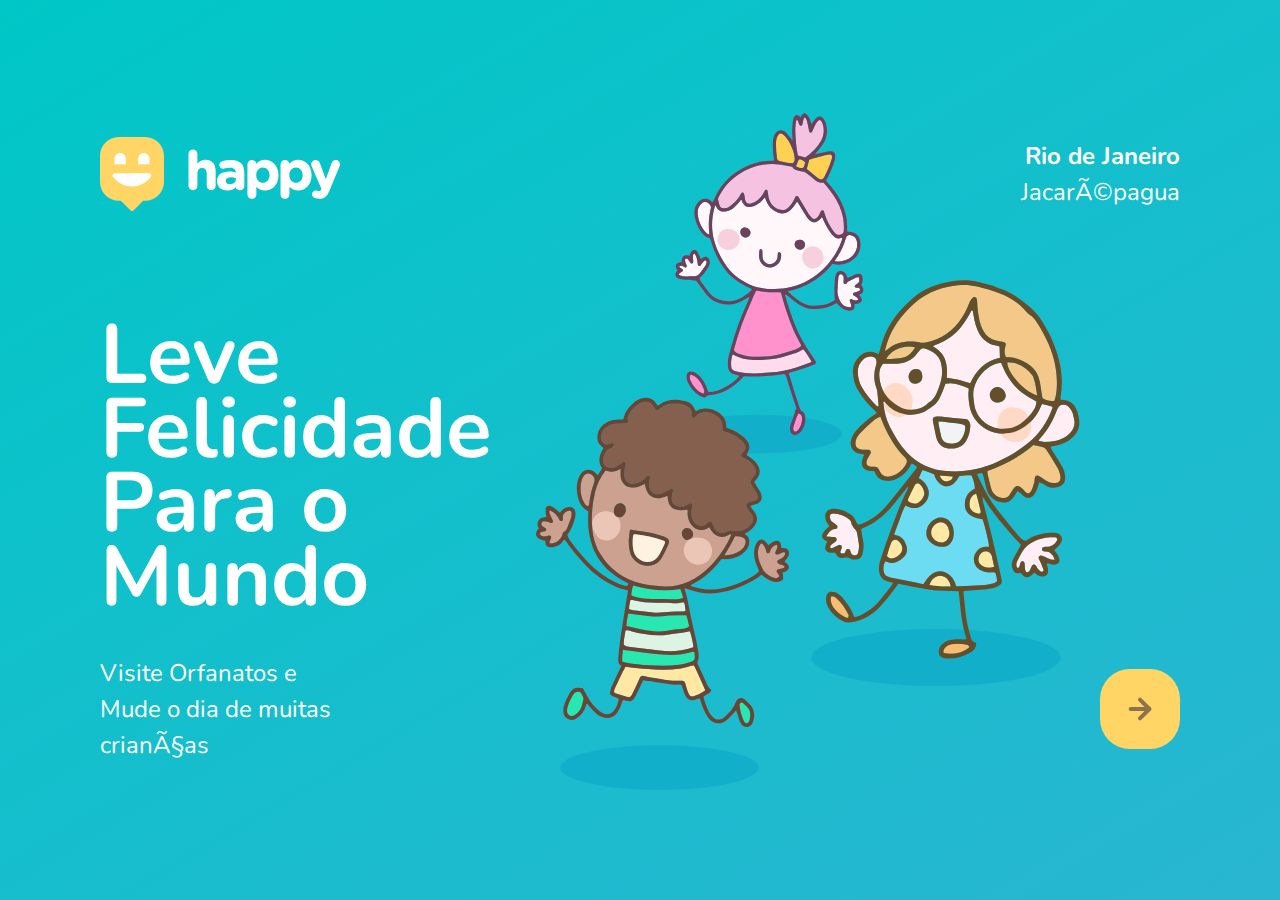
<file: index.html>
<!DOCTYPE html>
<html lang="pt-br">
    <head>
      <meta charset="UT-8">
      <meta name="viewport" content="width=device-width, initial-scale=1.0">

      <title>HapPpy</title>

      <link rel="icon" href="./imagens/icon.png">

      <link rel="stylesheet" href="./css/main.css">
      <link rel="stylesheet" href="./css/animation.css">
      <link rel="stylesheet" href="./css/page-landing.css">

      <link href="https://fonts.googleapis.com/css2?family=Nunito:wght@400;600;800&display=swap" rel="stylesheet">

    </head>
    <body>
        <div id="page-landing">
            <div id="container">
                <header>
                    <img class="animate-up" id="logo" src="./imagens/Logo.svg" alt="logo do app">
        
                    <div class="location animate-up">
                        <strong>Rio de Janeiro</strong>
                        <p>Jacarépagua</p>
                    </div>
                </header>
        
                <main>
                    <h1 class="animate-up" >Leve Felicidade Para o Mundo</h1>
        
                    <section class="visit">
                        <p class="animate-up" >Visite Orfanatos e Mude o dia de muitas crianças</p>
        
                        <a href="orfanato.html" title="Visite Orfanatos" class="animate-up">
                            <img src="./imagens/Arrow.svg" alt="ir para mapa">
                        </a>
                    </section>
                </main>
            </div>
        </div>
    </body>
</html>
</file>
<file: css/main.css>
*{
    margin: 0;
    padding: 0;
    box-sizing: border-box;
}

body {
    height: 100vh;
    color: white;
    background: #ebf2f5;

}

 :root {
     font-size: 62.5%;
 }

body, input, button, textarea {

    font: 400 1.8rem/1.5 'nunito', sans-serif;
}









#logo {
    animation-delay: 50ms;
}

.location {
    animation-delay: 100ms;
}

main h1 {
    font-size: clamp(4rem, 8vw, 8.4rem);
    animation-delay: 150ms;
}

.visit p {
    animation-delay: 200ms;
}

.visit a {
    animation-delay: 250ms;
}
</file>
<file: css/animation.css>
@keyframes up {
    from{
        opacity: 0;
        transform: translateY(16px);
    }
    to {
        opacity: 1;
        transform: translateY(0);
    }
}

@keyframes right{
    from{
       transform: translateX(-100%);
    }
    to{
       transform: translateX(0);
    }
}

@keyframes appear{
    from{
      opacity: 0;
    }
    to{
      opacity: 1;
    }
}

.animate-appear{
    animation-name: appear;
    animation-duration: 300ms;
    animation-fill-mode: backwards;
}

.animate-up {
    animation-name: up;
    animation-duration: 300ms;
    animation-fill-mode: backwards;
}

.animate-right {
    animation-name: right;
    animation-duration: 500ms;
}
</file>
<file: css/page-landing.css>
#page-landing {
    background: linear-gradient(329.54deg, #29b6d1 0%, #00c7c7 100%);

    text-align: center;

    min-height: 100vh;

    display: flex;

}

#container {
    margin: auto;

    width: min(90%, 112rem);
}

.location, h1, .visit p{
    height: 16vh;

}

.visit a {
    width: 8rem;
    height: 8rem; 
    background: #ffd666;

    border: none;
    border-radius: 3rem;
    
    display: flex;
    align-items: center;
    justify-content: center;

    margin: auto;

    transition:0.3s;
}

.visit a:hover{
    background: #96feff;
}

@media (min-width: 760px) {
    #container{
        
        padding: 5rem 2rem;
        background: url(../imagens/bg.svg) no-repeat 80% / clamp(30rem, 54vw, 56rem);
        
    }
    header {
        display: flex;
        align-items: center;
        justify-content: space-between;
    }

    .location, h1, .visit p {
        height: initial;
        text-align: initial;
    }

    .location{
        text-align: right;
        font-size: 2.4rem;
        line-height: 1.5;
    }

    main h1{
        font-weight: bold;
        line-height: .88;

        margin: clamp(10%, 9vh, 12%) 0 4rem;

        width: min(300px, 80%);
    }

    .visit{
        display: flex;
        align-items: center;
        justify-content: space-between;
    }

    .visit p {
        font-size: 2.4rem;
        line-height: 1.5;
        width: clamp(20rem, 20vw, 30rem);
    }

    .visit a{
        margin: initial;
    }
}
</file>
